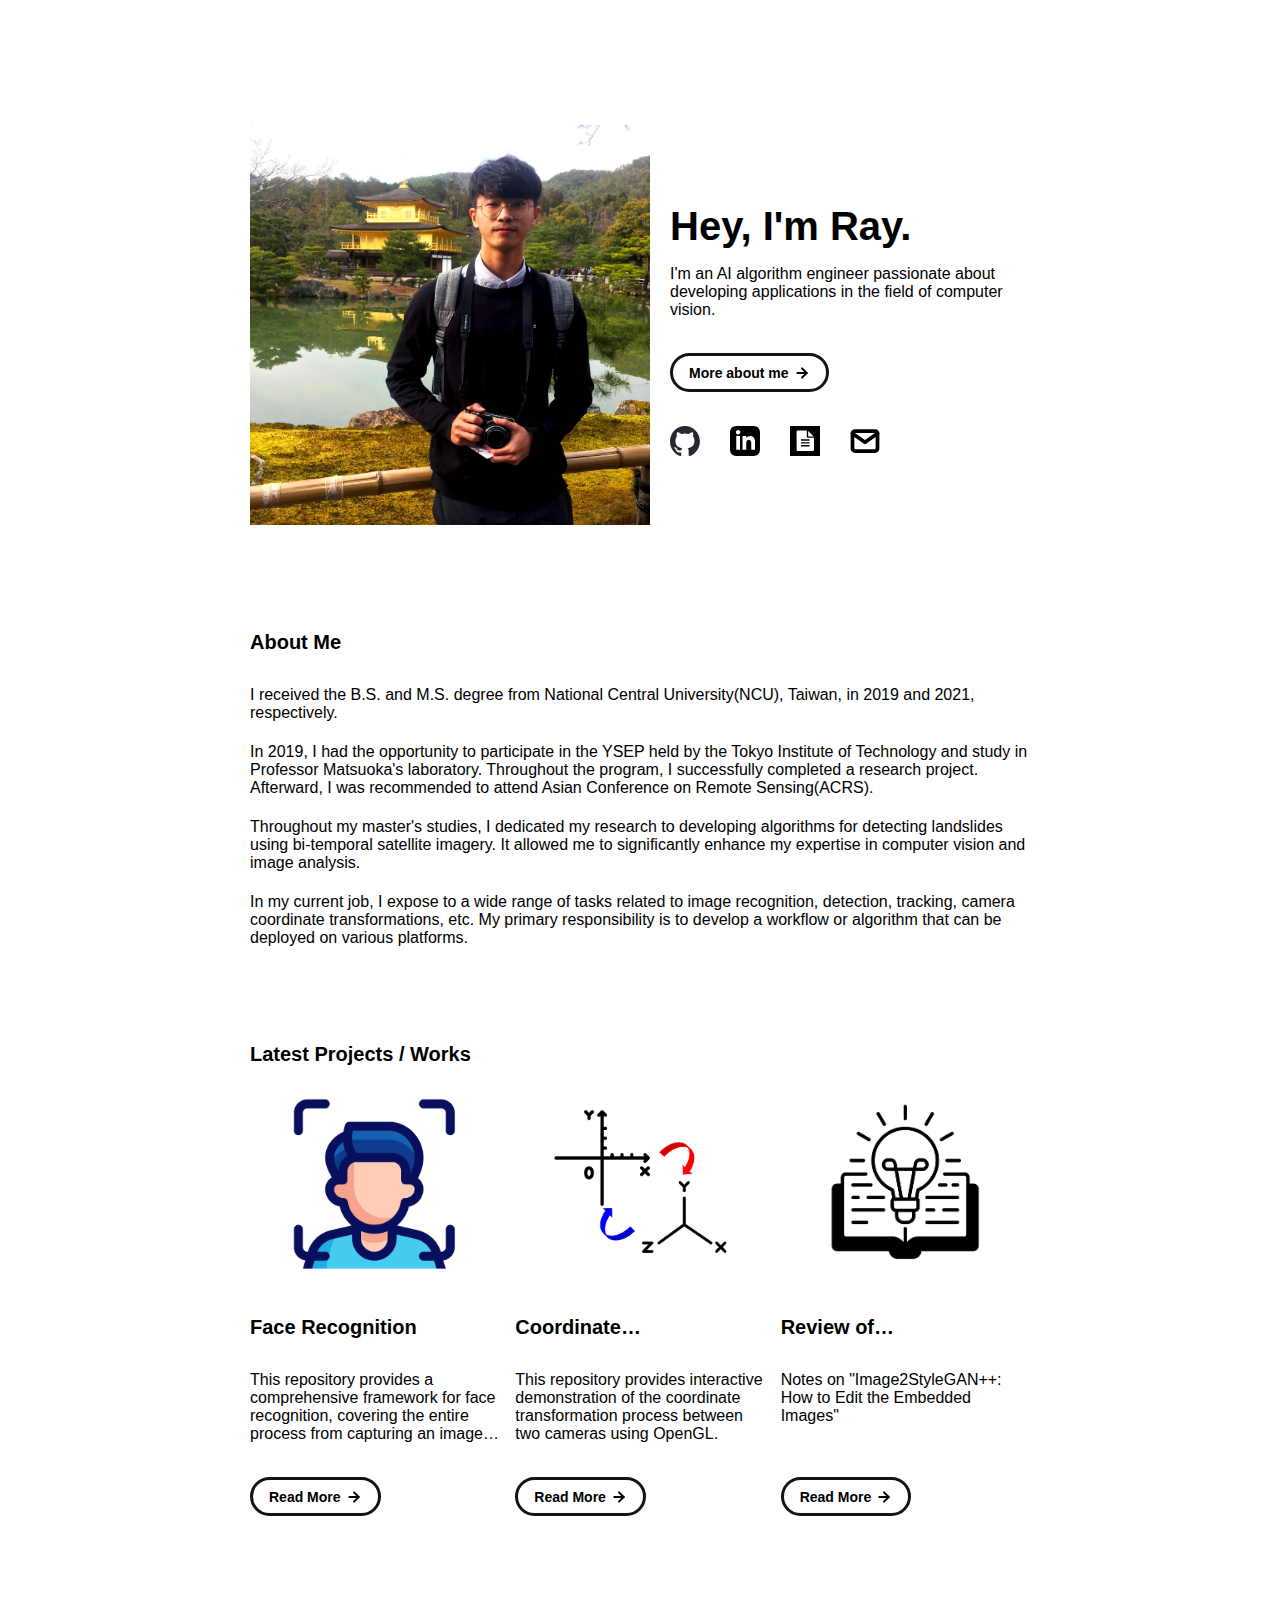
<file: index.html>
<!DOCTYPE html>
<html lang="en">
	<head>
		<meta charset="utf-8">

    <!-- 
      TODO
     -->
    <link rel="icon" href="./assets/images/Ray.jpg" />
		<title>Here is Ray</title>
    <meta name="description" content="Ray's personal website">
    <meta name="viewport" content="width=device-width, initial-scale=1" />

		<link rel="stylesheet" href="./css/layout.css">
    <link rel="stylesheet" href="./css/typography.css">
    <link rel="stylesheet" href="./css/utilities.css">

		<script defer src="./js/script.js"></script>
	</head>
	<body>
    <!-- NAVBAR -->
    <div class="navbar">
      <a class="nav-title-link" href="./index.html">

      </a>
    </div>

    <!-- MAIN PAGE CONTENT -->
    <div id="main-content">

      <!-- PORTFOLIO HEADER -->
      <div id="portfolio-header">
        <div id="portfolio-header-image-container">
          <!-- 
            TODO

            - Change the img "src" attribute to point to the Unemployable image you uploaded (or whatever image).
            - Change the number to point to your Unemployable & replace the OpenSea link with your own
            - If you aren't using an Unemployable as your image, remove the entire "a" element
          -->
          <img src="./assets/images/Ray.jpg" class="portfolio-header-image">
          <a class="no-underline" target="_blank" href="https://opensea.io/assets/0xe0be388ab81c47b0f098d2030a1c9ef190691a8a/Ray">
            <!-- <span class="image-caption">Unemployables #Ray</span> -->
          </a>
        </div>

          <!-- 
            TODO

            - Change the main-title to whatver you want
            - Change the body-text after that to a quick introduction to what you do
            - Edit the button text if you feel like it. It will link to the projects section below.
          -->
        <div id="portfolio-header-text-container">
            <div class="header-text">
              <span class="main-title">Hey, I'm Ray.</span>
              <style>.body-text {margin-top: 1em;}</style>
              <div class="body-text">I'm an AI algorithm engineer passionate about developing applications in the field of computer vision.</div>
            </div>

            <a class="button" target="_blank" href="./cv/cv.html">
              <span class="button-text">More about me</span> 
              <image src="./assets/icons/arrow-right.svg" class="right-arrow-icon"/>
            </a>
            <div id="footer">

              <a class="icon-link" target="_blank" href="https://github.com/Rayhchs">
                <image src="./assets/icons/github-mark.svg" class="footer-icon"/>
              </a>

              <a class="icon-link" target="_blank" href="https://www.linkedin.com/in/%E6%9F%8F%E7%91%9E-%E9%BB%83-1755731b8/">
                <image src="./assets/icons/linkedin.svg" class="footer-icon"/>
              </a>

              <a class="icon-link" target="_blank" href="https://hackmd.io/@rayhchs">
                <image src="./assets/icons/hackmd.svg" class="footer-icon"/>
              </a>

              <a class="icon-link" href="mailto:ray1515123@gmail.com">
                <image src="./assets/icons/mail.svg" class="footer-icon"/>
              </a>
            </div>
        </div>
      </div>

      <!-- ABOUT SECTION -->
      <!-- 
        TODO

        - Change the subheader-text to whatever header you want
        - Add paragraphs using the <div class="body-text"></div> elements in the "about-section-content"
      -->
      <div id="about-section">
        <span class="subheader-text">About Me</span>
        <div class="about-section-content">
          <div class="body-text">I received the B.S. and M.S. degree from National Central University(NCU), Taiwan, in 2019 and 2021, respectively.</div>
          <div class="body-text">In 2019, I had the opportunity to participate in the YSEP held by the Tokyo Institute of Technology and study in Professor Matsuoka's laboratory. Throughout the program, I successfully completed a research project. Afterward, I was recommended to attend Asian Conference on Remote Sensing(ACRS).</div>
          <div class="body-text">Throughout my master's studies, I dedicated my research to developing algorithms for detecting landslides using bi-temporal satellite imagery. It allowed me to significantly enhance my expertise in computer vision and image analysis.</div>
          <div class="body-text">In my current job, I expose to a wide range of tasks related to image recognition, detection, tracking, camera coordinate transformations, etc. My primary responsibility is to develop a workflow or algorithm that can be deployed on various platforms.</div>

        </div>
      </div>

      <!-- PROJECTS / MY WORK SECTION -->
      <div id="my-work-section">
        <!-- TODO - Change the subheader-text to whatever you want the Projects section header to say -->
        <span class="subheader-text">Latest Projects / Works</span>

        <div class="projects-container">
          <!-- 
            TODO
          -->
          <div class="project-card">
            <img src="./assets/images/face-scan.png" class="project-image">
            <div class="project-card-text-container">
              <div class="subheader-text project-title">Face Recognition</div>
              <div class="body-text project-card-text">This repository provides a comprehensive framework for face recognition, covering the entire process from capturing an image to comparing it with an existing dataset.</div>
            </div>
            <a class="button" target="_blank" href="https://github.com/Rayhchs/Face-recognition">
              <span class="button-text">Read More</span>
              <image src="./assets/icons/arrow-right.svg" class="right-arrow-icon"/>
            </a>
          </div>
          <div class="project-card">
            <img src="./assets/images/coord.png" class="project-image">
            <div class="project-card-text-container">
              <div class="subheader-text project-title">Coordinate Transformation</div>
              <div class="body-text project-card-text">This repository provides interactive demonstration of the coordinate transformation process between two cameras using OpenGL.</div>
            </div>
            <a class="button" target="_blank" href="https://github.com/Rayhchs/Coordinate_Transformation">
              <span class="button-text">Read More</span>
              <image src="./assets/icons/arrow-right.svg" class="right-arrow-icon"/>
            </a>
          </div>
          <div class="project-card">
            <img src="./assets/images/notes.png" class="project-image">
            <div class="project-card-text-container">
              <div class="subheader-text project-title">Review of Image2StyleGAN++</div>
              <div class="body-text project-card-text">Notes on "Image2StyleGAN++: How to Edit the Embedded Images"<br><br></div>
            </div>
            <a class="button" target="_blank" href="https://hackmd.io/@rayhchs/SJiNQgsu2">
              <span class="button-text">Read More</span>
              <image src="./assets/icons/arrow-right.svg" class="right-arrow-icon"/>
            </a>
          </div>
        </div>
      </div>
    </div>

	</body>
</html>
</file>
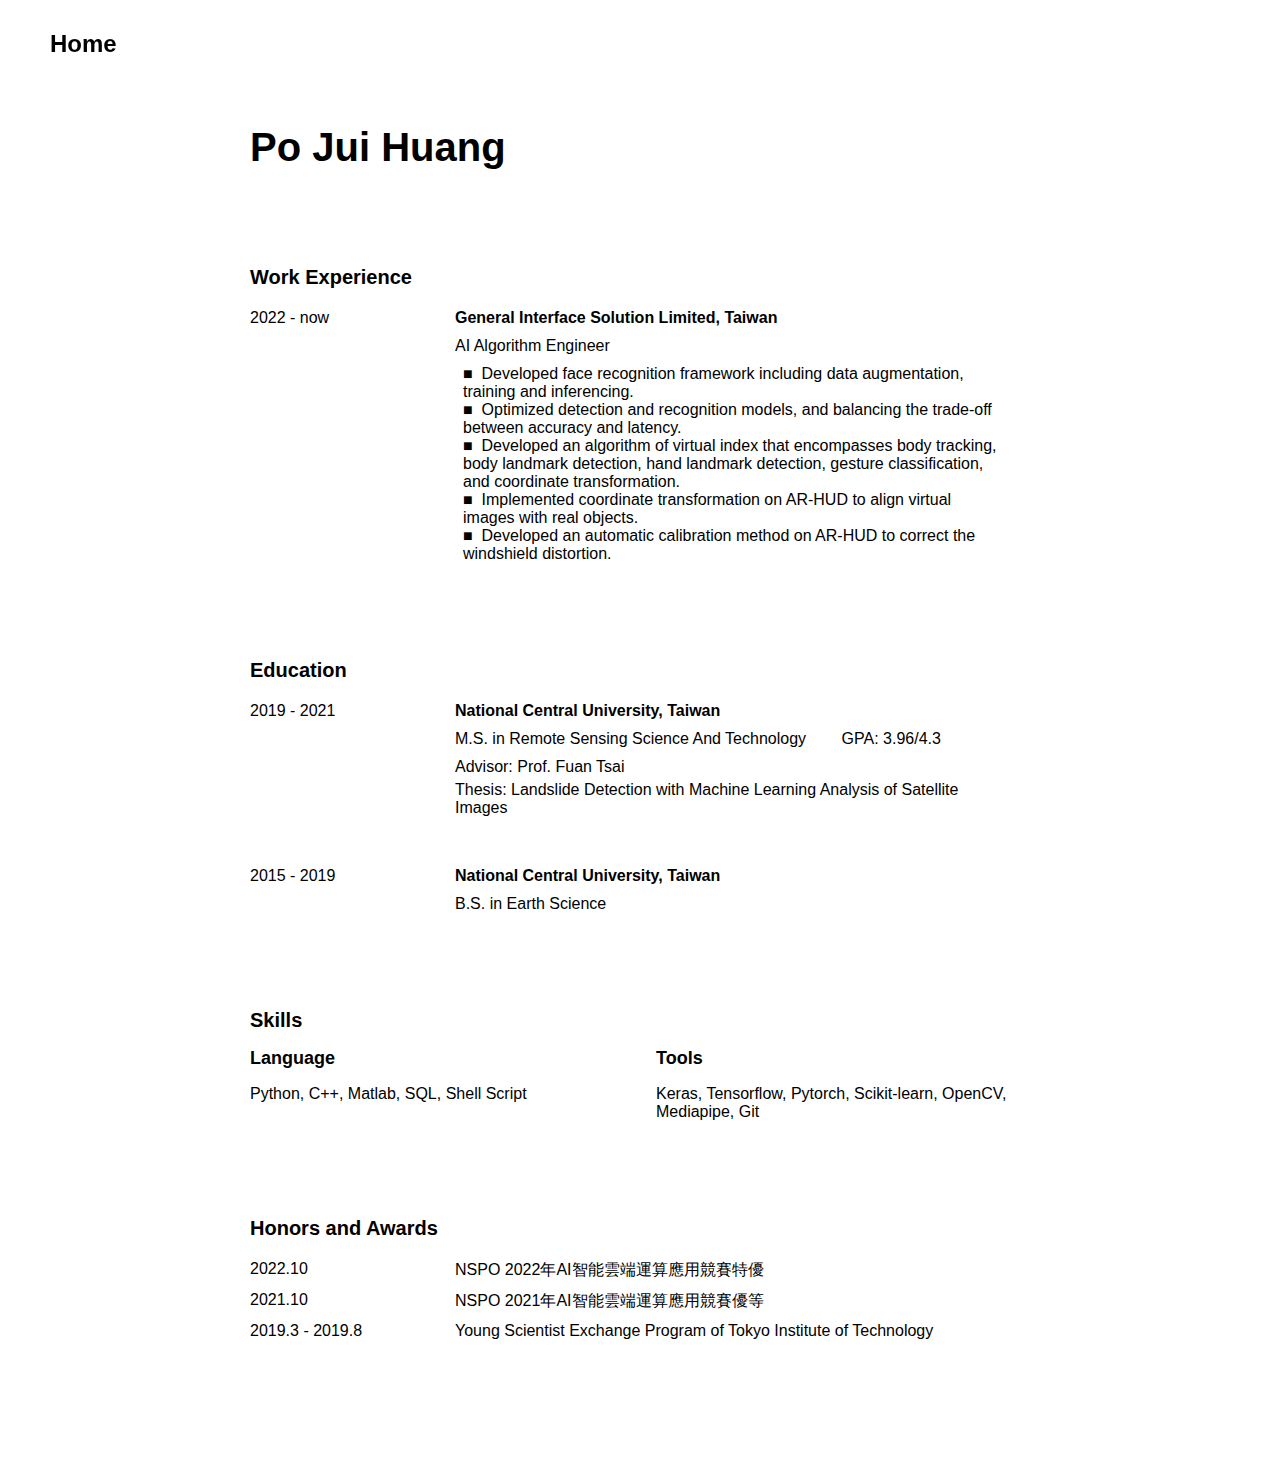
<file: cv/cv.html>
<!-- 
  IMPORTANT! 
  
  Keep this file unchanged to use as a template for all future project pages. 

  For every new project you add to your portfolio, make a copy of this file in the
  'project-pages' folder with a name related to the project.
-->


<!DOCTYPE html>
<html lang="en">
	<head>
		<meta charset="utf-8">
    <!-- 
      TODO

      Upload your Unemployable (or whatever photo you like) to the assets/images folder
      and change the name of the image below to match the uploaded one

      Change the title in the <title> tag to whatever you would like the title of your portfolio to be

      This should be the same across all pages.
     -->
     <link rel="icon" href="../assets/images/1311.png" />
     <title>Unemployables Portfolio</title>
    <meta name="description" content="A portfolio template for the Unemployables community.">
    <meta name="viewport" content="width=device-width, initial-scale=1" />

		<link rel="stylesheet" href="../css/layout.css">
    <link rel="stylesheet" href="../css/typography.css">
    <link rel="stylesheet" href="../css/utilities.css">

		<script defer src="../js/script.js"></script>
	</head>
	<body>
    <!-- NAVBAR -->
    <div class="navbar">
      <a class="nav-title-link" href="../index.html">
        <span class="nav-title">Home</span>
      </a>
    </div>

    <!-- MAIN PAGE CONTENT -->
    <div id="main-content">

      <!-- PROJECT HEADER -->
      <div id="project-header">
          <!-- 
            TODO
          -->
        <div class="main-title">Po Jui Huang</div>
      </div>

      <!-- PROJECT DETAILS -->
      <!-- 
        TODO
      -->
      <!-- Work Experience -->
      <div id="Work">
        <!-- TODO - Change the subheader-text to whatever you want the Projects section header to say -->
        <span class="subheader-text">Work Experience</span>

        <div class="work-container">
          <!-- 
            TODO
          -->
          <div class="work-date-card">
            <div class="work-date-text-container">
              <div class="body-text project-card-text">2022 - now</div>
            </div>
          </div>
          <div class="work-content">
            <div class="work-content-text">
              <div class="body-text bold-card-text">General Interface Solution Limited, Taiwan</div>
              <div class="body-text project-card-text">AI Algorithm Engineer</div>
            <div class="work-content-text-example">
              <div class="subbody-text">■&nbsp;&nbsp;Developed face recognition framework including data augmentation, training and inferencing.</div>
              <div class="subbody-text">■&nbsp;&nbsp;Optimized detection and recognition models, and balancing the trade-off between accuracy and latency.</div>
              <div class="subbody-text">■&nbsp;&nbsp;Developed an algorithm of virtual index that encompasses body tracking, body landmark detection, hand landmark detection, gesture classification, and coordinate transformation.</div>
              <div class="subbody-text">■&nbsp;&nbsp;Implemented coordinate transformation on AR-HUD to align virtual images with real objects.</div>
              <div class="subbody-text">■&nbsp;&nbsp;Developed an automatic calibration method on AR-HUD to correct the windshield distortion.</div>
            </div>
            </div>
          </div>

        </div>
      </div>


      <!-- Education -->
      <div id="Work">
        <!-- TODO - Change the subheader-text to whatever you want the Projects section header to say -->
        <span class="subheader-text">Education</span>

        <div class="work-container">
          <!-- 
            TODO
          -->
          <div class="work-date-card">
            <div class="work-date-text-container">
              <div class="body-text project-card-text">2019 - 2021</div>
            </div>
          </div>
          <div class="work-content">
            <div class="work-content-text">
              <div class="body-text bold-card-text">National Central University, Taiwan</div>
              <div class="body-text project-card-text">M.S. in Remote Sensing Science And Technology<span class="bold-text">&nbsp;&nbsp;&nbsp;&nbsp;&nbsp;&nbsp;&nbsp;&nbsp;GPA: 3.96/4.3</span></div>
            <div class="work-content-text-supplementary">
              <div class="body-text project-card-text">Advisor: Prof. Fuan Tsai</div>
              <div class="body-text project-card-text">Thesis: Landslide Detection with Machine Learning 
Analysis of Satellite Images</div>
            </div>
            </div>
          </div>

          <div class="work-date-card">
            <div class="work-date-text-container">
              <div class="body-text project-card-text">2015 - 2019</div>
            </div>
          </div>
          <div class="work-content">
            <div class="work-content-text">
              <div class="body-text bold-card-text">National Central University, Taiwan</div>
              <div class="body-text project-card-text">B.S. in Earth Science</div>
            </div>
          </div>

        </div>
      </div>

      <!-- Skills -->
      <div id="skill-section">
        <!-- TODO - Change the subheader-text to whatever you want the Projects section header to say -->
        <span class="subheader-text">Skills</span>

        <div class="skill-container">

          <div class="skill-card">
            <div class="skill-card-text-container">
              <div class="subsubheader-text project-title">Language</div>
              <div class="body-text project-card-text">Python, C++, Matlab, SQL, Shell Script</div>
            </div>
          </div>

          <div class="skill-card">
            <div class="skill-card-text-container">
              <div class="subsubheader-text project-title">Tools</div>
              <div class="body-text project-card-text">Keras, Tensorflow, Pytorch, Scikit-learn, OpenCV, Mediapipe, Git</div>
            </div>
          </div>

        </div>
      </div>

      <!-- Honors and Awards -->
      <div id="Work">
        <!-- TODO - Change the subheader-text to whatever you want the Projects section header to say -->
        <span class="subheader-text">Honors and Awards</span>

        <div class="work-container" style="gap: 10px 10px;">
          <!-- 
            TODO
          -->
          <div class="work-date-card">
            <div class="work-date-text-container">
              <div class="body-text project-card-text">2022.10</div>
            </div>
          </div>
          <div class="work-content">
            <div class="work-content-text">
              <div class="body-text project-card-text">NSPO 2022年AI智能雲端運算應用競賽特優</div>
            </div>
          </div>

          <div class="work-date-card">
            <div class="work-date-text-container">
              <div class="body-text project-card-text">2021.10</div>
            </div>
          </div>
          <div class="work-content">
            <div class="work-content-text">
              <div class="body-text project-card-text">NSPO 2021年AI智能雲端運算應用競賽優等</div>
            </div>
          </div>

          <div class="work-date-card">
            <div class="work-date-text-container">
              <div class="body-text project-card-text">2019.3 - 2019.8</div>
            </div>
          </div>
          <div class="work-content">
            <div class="work-content-text">
              <div class="body-text project-card-text">Young Scientist Exchange Program of Tokyo Institute of Technology </div>
            </div>
          </div>

        </div>
      </div>

    </div>

	</body>
</html>
</file>
<file: css/layout.css>
* {
  box-sizing: border-box;
}

html {
  text-size-adjust: none;
  -webkit-text-size-adjust: none;
  -moz-text-size-adjust: none;
  -ms-text-size-adjust: none;
}

body {
  margin: 0;
  -webkit-font-smoothing: antialiased;
  -moz-osx-font-smoothing: grayscale;
}




/* Main Page Layout */

#main-content {
  margin: 225px 425px;
  display: flex;
  flex-direction: column;
  gap: 96px;
}




/* Portfolio Header */

#portfolio-header {
  display: flex;
  gap: 20px;
  align-items: center;
}

#portfolio-header-image-container {
  display: flex;
  flex-direction: column;
  gap: 10px;
  flex-basis: 50%;
}

.portfolio-header-image {
  width: 400px;
  height: 400px;
}

#portfolio-header-text-container {
  display: flex;
  flex-direction: column;
  gap: 34px;
  flex-basis: 50%;
}




/* About Section */

#about-section {
  display: flex;
  flex-direction: column;
  gap: 16px;
}

.about-section-content {
  display: flex;
  flex-direction: column;
  gap: 5px;
}




/* Project Section */

#my-work-section {
  display: flex;
  flex-direction: column;
  gap: 16px;
}

.projects-container {
  display: flex;
  gap: 34px 16px;
  flex-wrap: wrap;
}

    /* Project Cards */

    .project-card {
      max-width: calc((100% - 32px) / 3);
      display: flex;
      flex-direction: column;
      gap: 34px;
    }

    .project-card-text-container {
      flex-direction: column;
      display: flex;
      gap: 16px
    }

    .project-image {
      width: 100%;
      height: 200px;
      object-fit: cover;
      object-position: center;
    }




/* Project Pages */

#project-header {
  display: flex;
  flex-direction: column;
  gap: 16px;
}

.project-header-image {
  width: 100%;
  height: auto;
}


/* Work */

#Work {
  display: flex;
  flex-direction: column;
  gap: 20px;
}

.work-container {
  display: flex;
  gap: 50px 50px;
  flex-wrap: wrap;
}

    /* Work Cards */

    .work-date-card {
      flex-basis: 25%; /* 设置为 25% 宽度 */
      display: flex;
      flex-direction: column;
      gap: 34px;
      margin-bottom: auto;
/*      margin-right: auto;*/
    }

    .work-date-text-container {
      flex-direction: column;
      display: flex;
      gap: 16px
    }

    .work-content {
      flex-basis: 70%;
      display: flex;
      flex-direction: column;
      gap: 34px;
      margin-right: auto;
      word-break: break-word;
    }

    .work-content-text {
      flex-direction: column;
      display: flex;
      gap: 10px;
    }
    .work-content-text-supplementary {
      flex-direction: column;
      display: flex;
      gap: 5px;
    }


/* Skill Section */

#skill-section {
  display: flex;
  flex-direction: column;
  gap: 16px;
}

.skill-container {
  display: flex;
  gap: 34px 16px;
/*  flex-wrap: wrap;*/
}

    /* Project Cards */

    .skill-card {
      min-width: 50%;
      display: flex;
      flex-direction: column;
      gap: 34px;
    }

    .skill-card-text-container {
      flex-direction: column;
      display: flex;
      gap: 16px
    }

/* Work */

#Work {
  display: flex;
  flex-direction: column;
  gap: 20px;
}

.work-container {
  display: flex;
  gap: 50px 10px;
  flex-wrap: wrap;
}

    /* Work Cards */

    .work-date-card {
      flex-basis: 25%;
      display: flex;
      flex-direction: column;
      gap: 34px;
      margin-bottom: auto;
    }

    .work-date-text-container {
      flex-direction: column;
      display: flex;
      gap: 16px
    }

    .work-content {
      flex-basis: 70%;
      display: flex;
      flex-direction: column;
      gap: 34px;
      margin-right: auto;
      word-break: break-word;
    }

    .work-content-text {
      flex-direction: column;
      display: flex;
      gap: 10px;
    }
    .work-content-text-supplementary {
      flex-direction: column;
      display: flex;
      gap: 5px;
    }

    .work-date-card {
      flex-basis: 25%; /* 设置为 25% 宽度 */
      display: flex;
      flex-direction: column;
      gap: 34px;
      margin-bottom: auto;
/*      margin-right: auto;*/
    }



@media (max-width: 768px) {
  /* 在屏幕宽度小于等于768px时应用的样式 */
  .work-container {
    flex-direction: column;
    gap: 10px;
  }

  .work-date-card,
  .work-content {
    flex-basis: 100%;
  }
}

/* Extra Extra large devices (large laptops and desktops, 1200px and below) */
@media only screen and (max-width: 1600px) {
  #main-content {
    margin: 125px 250px;
  }
}

/* Extra large devices (large laptops and desktops, 1200px and below) */
@media only screen and (max-width: 1200px) {
  #main-content {
    margin: 125px 150px;
  }
}

/* Large devices (laptops/desktops, 1000px and below) */
@media only screen and (max-width: 1000px) {
  #main-content {
    margin: 125px 50px;
  }
}

/* Small devices (portrait tablets and large phones, 800px and below) */
@media only screen and (max-width: 800px) {
  #main-content {
    margin: 100px 25px;
  }

  #portfolio-header {
    flex-direction: column;
  }

  .project-card {
    max-width: calc((100% - 16px) / 2);
  }
}

/* Small devices (portrait tablets and large phones, 600px and below) */
@media only screen and (max-width: 600px) {
  #main-content {
    margin: 100px 25px;
  }

  .project-card {
    max-width: 100%;
  }
}
</file>
<file: css/typography.css>
body {
  font-family: "Helvetica Neue", Helvetica, Arial, sans-serif;
}

.nav-title {
  font-weight: 700;
  font-size: 24px;
}

.button-text {
  font-size: 14px;
  font-weight: 700;
}

.image-caption {
  font-size: 14px;
  font-weight: 500;
}

.main-title {
  font-size: 40px;
  font-weight: 700;
}

.subheader-text {
  font-size: 20px;
  font-weight: 700;
}

.subsubheader-text {
  font-size: 18px;
  font-weight: 700;
}

.body-text {
  font-size: 16px;
  font-weight: 500;
}

.subbody-text {
  padding-left: 8px;
  font-size: 16px;
  font-weight: 500;
}

.project-card-text {
  overflow: hidden;
  text-overflow: ellipsis;
  display: -webkit-box;
  -webkit-line-clamp: 4;
  -webkit-box-orient: vertical;
}

.bold-card-text {
  overflow: hidden;
  text-overflow: ellipsis;
  display: -webkit-box;
  -webkit-line-clamp: 4;
  -webkit-box-orient: vertical;
  font-weight: 700;
}

.project-title {
  overflow: hidden;
  text-overflow: ellipsis;
  display: -webkit-box;
  -webkit-line-clamp: 1;
  -webkit-box-orient: vertical;
}
</file>
<file: css/utilities.css>
/* Icons */

.right-arrow-icon {
  width: 16px;
  height: 16px;
  margin-top: 1px;
}

.footer-icon {
  vertical-align: middle;
  width: 30px;
  height: 30px;
}

a.icon-link {
  transition: transform 200ms ease-in-out;
}

a.icon-link:hover {
  cursor: pointer;
  stroke-width: 5;
  margin: 0;
  transform: rotate(1deg);
}


/* Navbar Styling */

.navbar {
  width: 100%;
  padding: 30px 50px;
  display: flex;
  justify-content: space-between;
  align-items: center;
  position: fixed;
  top: 0;
  left: 0;
}

.nav-title-link {
  color: black;
  text-decoration: none;
}

.nav-title-link:hover {
  text-decoration: underline;
}

/* Small devices (portrait tablets and large phones, 800px and below) */
@media only screen and (max-width: 800px) {
  .navbar {
    padding: 20px 20px;
    background-color: white
  }
}


/* Button Styling */

a.button {
  padding: 8px 16px;
  border: 3px solid #141414;
  border-radius: 50px;
  color: black;
  text-decoration: none;
  width: fit-content;
  display: flex;
  gap: 5px;
  align-items: center;
}

a.button:hover {
  text-decoration: underline;
  text-decoration-thickness: 2px;
  cursor: pointer;
}


/* Footer Styling */

#footer {
  width: 100%;
  display: flex;
/*  justify-content: center;
  align-items: center;*/
  gap: 30px;
}

/* Link Styling */
a.no-underline {
  text-decoration: none;
  color: black
}

a.no-underline:hover {
  text-decoration: underline;
  cursor: pointer;
}

/* Small devices (portrait tablets and large phones, 800px and below) */
@media only screen and (max-width: 800px) {
  #footer {
    padding: 20px 20px;
  }
}
</file>
